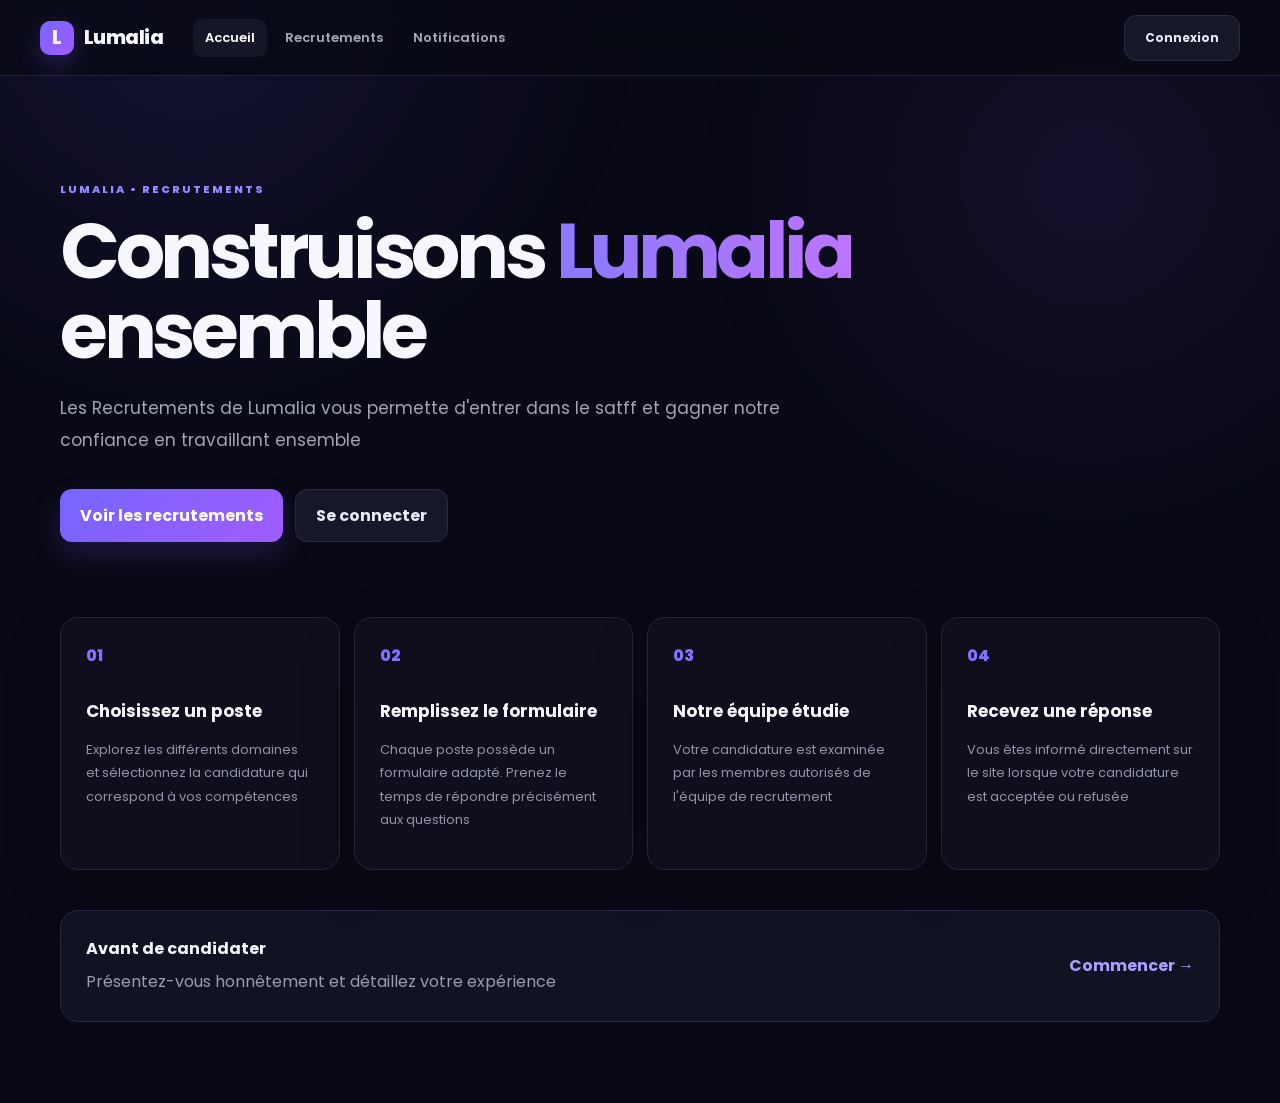
<file: index.html>
<!DOCTYPE html>
<html lang="fr">
<head>
  <meta charset="UTF-8">
  <meta name="viewport" content="width=device-width, initial-scale=1.0">
  <title>Jobs Lumalia — Recrutements</title>
  <link rel="preconnect" href="https://fonts.googleapis.com">
  <link rel="preconnect" href="https://fonts.gstatic.com" crossorigin>
  <link href="https://fonts.googleapis.com/css2?family=Poppins:wght@400;500;600;700;800&display=swap" rel="stylesheet">
  <link rel="stylesheet" href="css/global.css"><link rel="stylesheet" href="css/navbar.css">
  <link rel="stylesheet" href="css/index.css">
</head>
<body>
  <div id="navbar"></div>
  <main class="container home">
    <section class="hero">
      <div class="eyebrow">LUMALIA • RECRUTEMENTS</div>
      <h1>Construisons <span>Lumalia</span> ensemble</h1>
      <p>Les Recrutements de Lumalia vous permette d'entrer dans le satff et gagner notre confiance en travaillant ensemble</p>
      <div class="hero-actions">
        <a class="btn primary" href="recrutements.html">Voir les recrutements</a>
        <a class="btn secondary" href="connexion.html">Se connecter</a>
      </div>
    </section>
    <section class="info-grid">
      <article class="card"><div class="icon">01</div><h2>Choisissez un poste</h2><p>Explorez les différents domaines et sélectionnez la candidature qui correspond à vos compétences</p></article>
      <article class="card"><div class="icon">02</div><h2>Remplissez le formulaire</h2><p>Chaque poste possède un formulaire adapté. Prenez le temps de répondre précisément aux questions</p></article>
      <article class="card"><div class="icon">03</div><h2>Notre équipe étudie</h2><p>Votre candidature est examinée par les membres autorisés de l'équipe de recrutement</p></article>
      <article class="card"><div class="icon">04</div><h2>Recevez une réponse</h2><p>Vous êtes informé directement sur le site lorsque votre candidature est acceptée ou refusée</p></article>
    </section>
    <section class="notice">
      <div><strong>Avant de candidater</strong><p>Présentez-vous honnêtement et détaillez votre expérience</p></div>
      <a href="recrutements.html" class="text-link">Commencer →</a>
    </section>
  </main>
  <script src="js/navbar.js"></script>
  <script src="js/auth.js"></script>
</body>
</html>
</file>
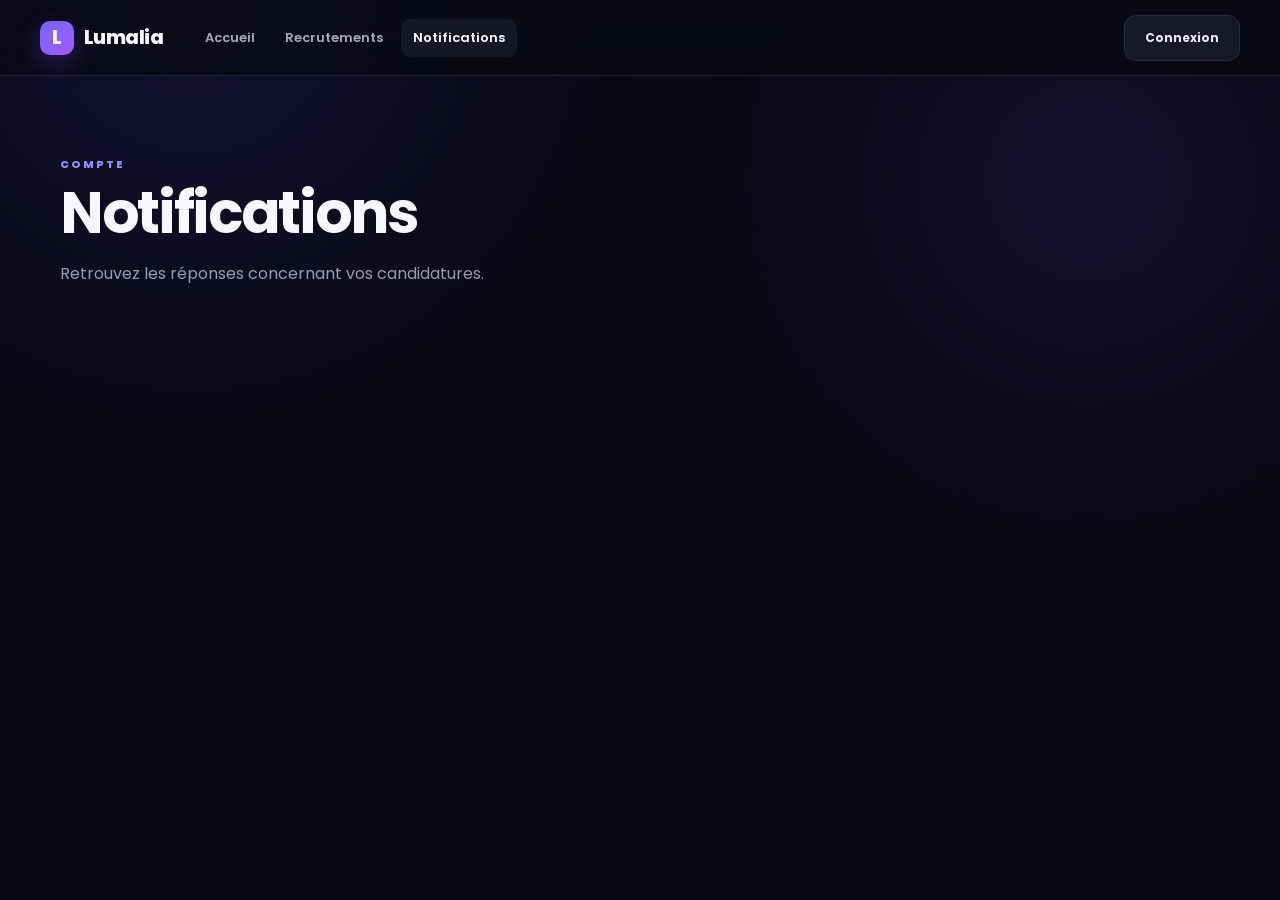
<file: notifications.html>
<!DOCTYPE html>
<html lang="fr">
<head>
<meta charset="UTF-8"><meta name="viewport" content="width=device-width,initial-scale=1.0">
<title>Notifications — Jobs Lumalia</title>
<link rel="preconnect" href="https://fonts.googleapis.com"><link rel="stylesheet" href="https://fonts.googleapis.com/css2?family=Poppins:wght@400;500;600;700;800&display=swap">
<link rel="stylesheet" href="css/global.css"><link rel="stylesheet" href="css/navbar.css"><link rel="stylesheet" href="css/notifications.css">
</head><body><div id="navbar"></div><main class="container notifications"><header class="page-header"><div class="eyebrow">COMPTE</div><h1>Notifications</h1><p>Retrouvez les réponses concernant vos candidatures.</p></header><div id="notificationsList" class="notification-list"></div></main>
<script src="js/navbar.js"></script><script src="js/auth.js"></script><script src="js/notifications.js"></script></body></html>
</file>
<file: css/global.css>
*{box-sizing:border-box}html{scroll-behavior:smooth}body{margin:0;font-family:Poppins,Arial,sans-serif;background:#080914;color:#f6f7ff;min-height:100vh}body:before{content:"";position:fixed;inset:0;pointer-events:none;background:radial-gradient(circle at 15% 0%,rgba(96,75,255,.13),transparent 32%),radial-gradient(circle at 85% 20%,rgba(131,72,255,.10),transparent 30%);z-index:-1}a{color:inherit;text-decoration:none}button,input,textarea,select{font:inherit}.container{width:min(1160px,calc(100% - 40px));margin:0 auto}.eyebrow{font-size:11px;font-weight:800;letter-spacing:.18em;color:#958cff;text-transform:uppercase}.muted{color:#9699ad}.page-header{padding:80px 0 42px}.page-header.compact{padding:35px 0}.page-header h1{font-size:clamp(34px,5vw,58px);line-height:1.05;margin:10px 0 16px;letter-spacing:-.04em}.page-header p{max-width:700px;color:#999caf;line-height:1.8}.btn{border:0;border-radius:12px;padding:13px 20px;font-weight:700;cursor:pointer;display:inline-flex;align-items:center;justify-content:center;transition:.2s}.btn:hover{transform:translateY(-2px)}.btn.primary{background:linear-gradient(135deg,#7665ff,#a05cff);color:#fff;box-shadow:0 12px 30px rgba(113,85,255,.2)}.btn.secondary{background:#171827;border:1px solid #292b40;color:#e9e9f5}.btn.full{width:100%}.card{background:rgba(16,17,31,.82);border:1px solid #24263a;border-radius:18px;padding:25px;box-shadow:0 20px 60px rgba(0,0,0,.15)}.notice{display:flex;align-items:center;justify-content:space-between;gap:25px;background:#111323;border:1px solid #282a40;border-radius:18px;padding:25px;margin:40px 0 80px}.notice p{color:#9b9daf;margin:7px 0 0;line-height:1.7}.text-link{font-weight:700;color:#a99fff;white-space:nowrap}.hidden{display:none!important}.form-message{min-height:22px;margin-top:14px;text-align:center;font-size:14px;color:#9d9fb0}.form-message.success{color:#75e0aa}.form-message.error{color:#ff7e92}@media(max-width:700px){.container{width:min(100% - 24px,1160px)}.page-header{padding:55px 0 28px}.notice{align-items:flex-start;flex-direction:column}.btn{width:100%}}
</file>
<file: css/navbar.css>
.navbar{height:76px;position:sticky;top:0;z-index:100;background:rgba(8,9,20,.78);backdrop-filter:blur(18px);border-bottom:1px solid rgba(43,45,63,.7)}.navbar-inner{height:100%;width:min(1200px,calc(100% - 32px));margin:auto;display:flex;align-items:center;gap:30px}.brand{display:flex;align-items:center;gap:10px;font-weight:800;font-size:19px;letter-spacing:-.03em}.brand-mark{width:34px;height:34px;border-radius:10px;display:grid;place-items:center;background:linear-gradient(135deg,#7665ff,#a25bff);box-shadow:0 8px 25px rgba(115,88,255,.3)}.nav-links{display:flex;align-items:center;gap:6px;flex:1}.nav-links a{padding:9px 12px;border-radius:9px;color:#a6a8b8;font-size:13px;font-weight:600}.nav-links a:hover,.nav-links a.active{color:#fff;background:#151626}.nav-user{display:flex;align-items:center;gap:8px}.nav-user a,.nav-user button{font-size:12px;font-weight:700}.nav-avatar{width:31px;height:31px;border-radius:50%;background:#292b42;display:grid;place-items:center;font-size:12px}.nav-bell{position:relative}.nav-badge{position:absolute;top:2px;right:1px;width:6px;height:6px;border-radius:50%;background:#a05cff}.mobile-toggle{display:none;background:none;border:0;color:#fff;font-size:24px}.mobile-menu{display:none}@media(max-width:760px){.nav-links,.nav-user{display:none}.mobile-toggle{display:block;margin-left:auto}.mobile-menu.open{display:flex;position:absolute;top:76px;left:0;right:0;padding:14px;flex-direction:column;background:#0d0e1c;border-bottom:1px solid #25273a}.mobile-menu a{padding:13px;color:#b5b6c7}.navbar-inner{width:calc(100% - 24px)}}
</file>
<file: css/index.css>
.home{padding-bottom:1px}.hero{padding:105px 0 75px;max-width:850px}.hero h1{font-size:clamp(42px,7vw,78px);line-height:1.02;letter-spacing:-.055em;margin:13px 0 22px}.hero h1 span{background:linear-gradient(90deg,#8a79ff,#bd74ff);-webkit-background-clip:text;color:transparent}.hero p{max-width:720px;color:#a2a4b6;font-size:17px;line-height:1.9}.hero-actions{display:flex;gap:12px;margin-top:32px}.info-grid{display:grid;grid-template-columns:repeat(4,1fr);gap:14px}.info-grid .card{min-height:230px}.info-grid .icon{font-weight:800;color:#8173ff;margin-bottom:30px}.info-grid h2{font-size:17px}.info-grid p{font-size:13px;color:#9295a8;line-height:1.8}@media(max-width:900px){.info-grid{grid-template-columns:repeat(2,1fr)}}@media(max-width:600px){.hero{padding:65px 0 50px}.hero-actions{flex-direction:column}.info-grid{grid-template-columns:1fr}}
</file>
<file: css/notifications.css>
.notifications{padding-bottom:80px}.notification-list{display:grid;gap:10px;max-width:850px}.notification{padding:20px;border:1px solid #292b40;background:#101120;border-radius:15px}.notification strong{display:block;margin-bottom:6px}.notification p{color:#9597a9;font-size:13px;line-height:1.7;margin:0}.notification small{display:block;color:#66697b;margin-top:10px}.empty{padding:40px;text-align:center;border:1px dashed #303247;border-radius:15px;color:#858798}
</file>
